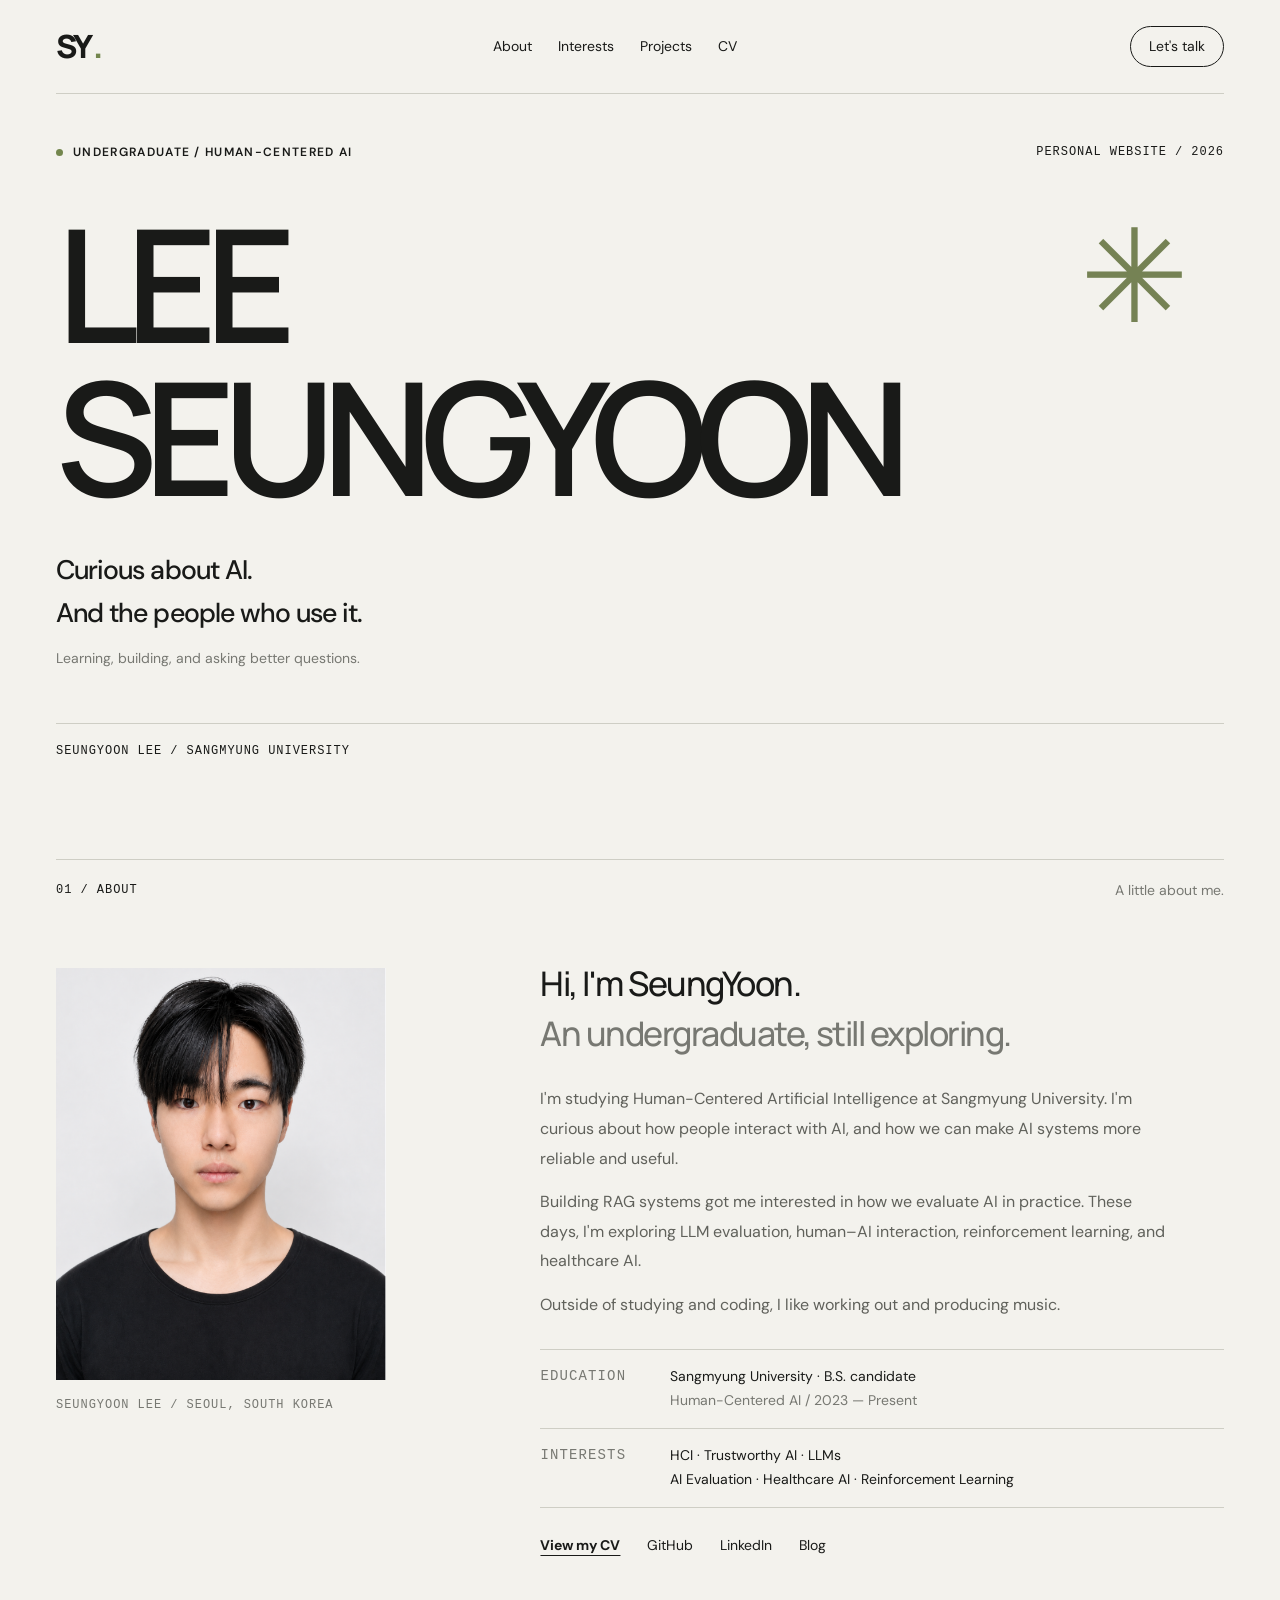
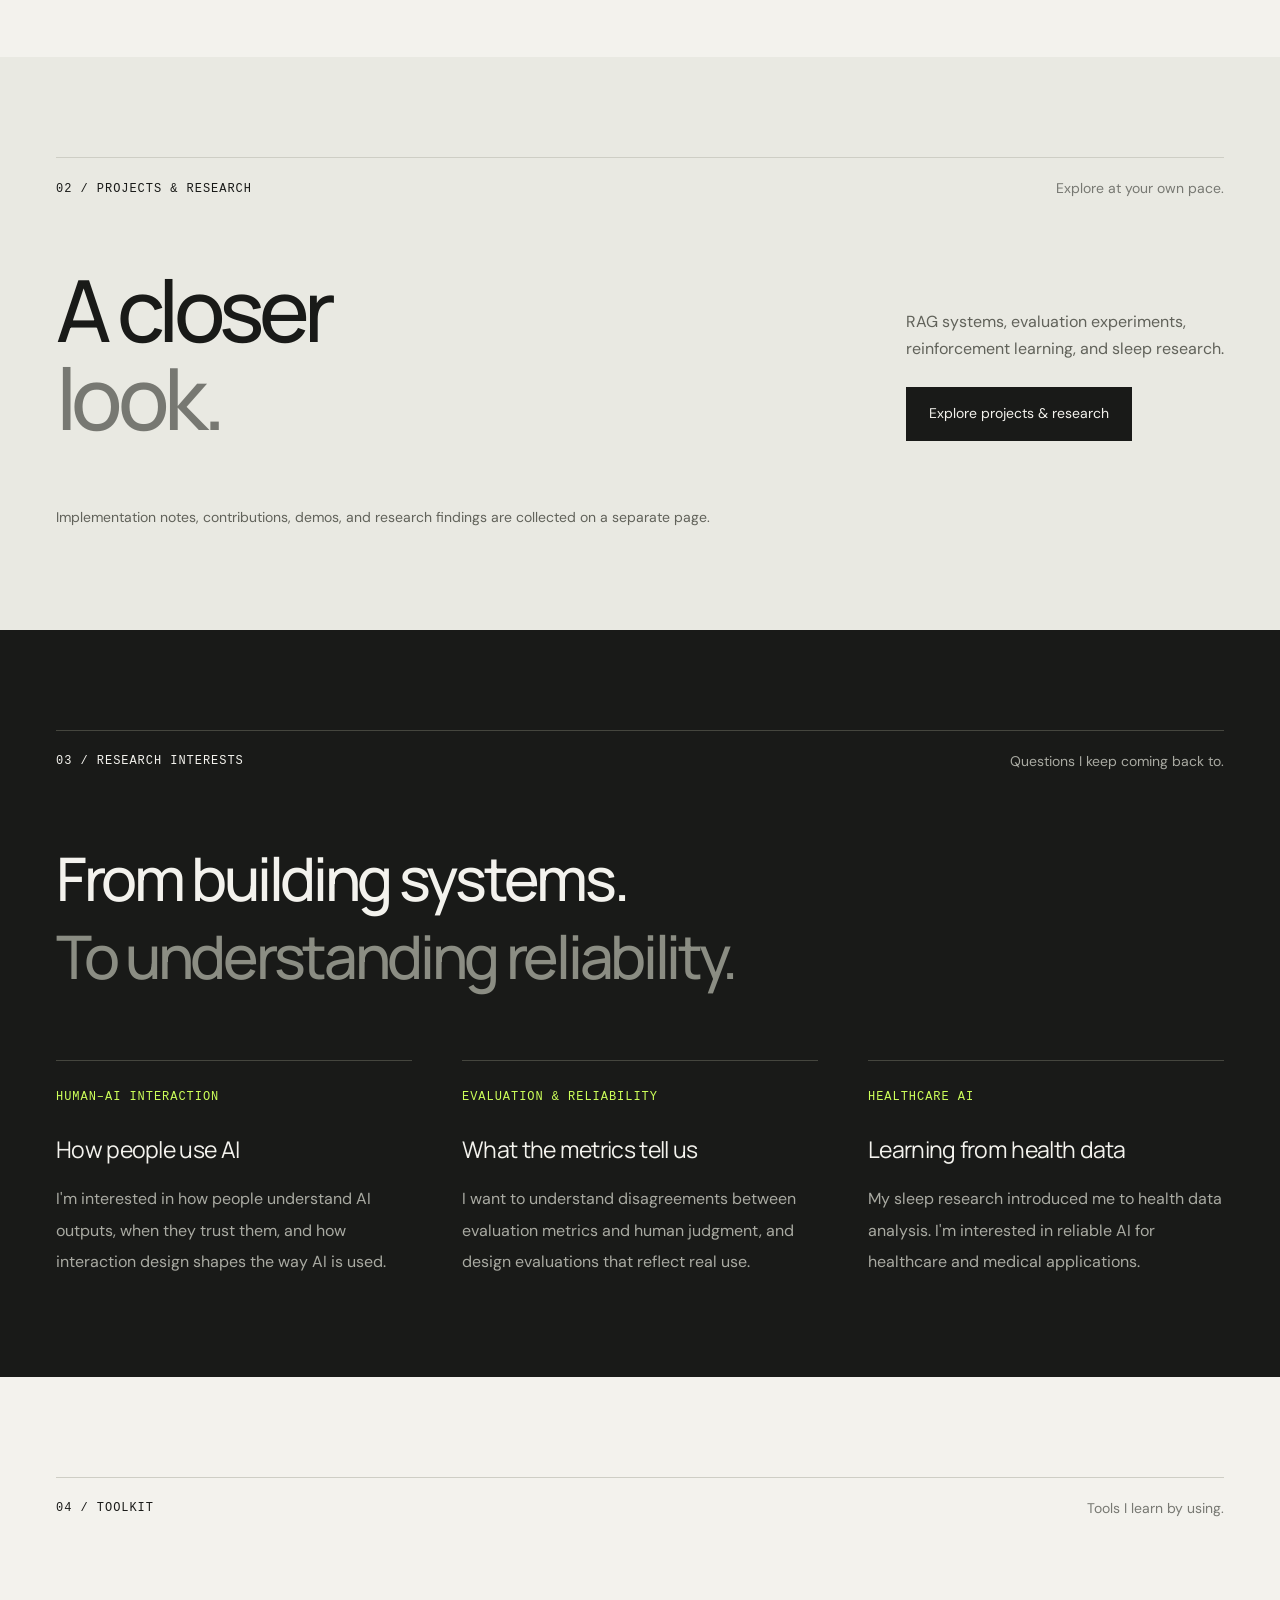
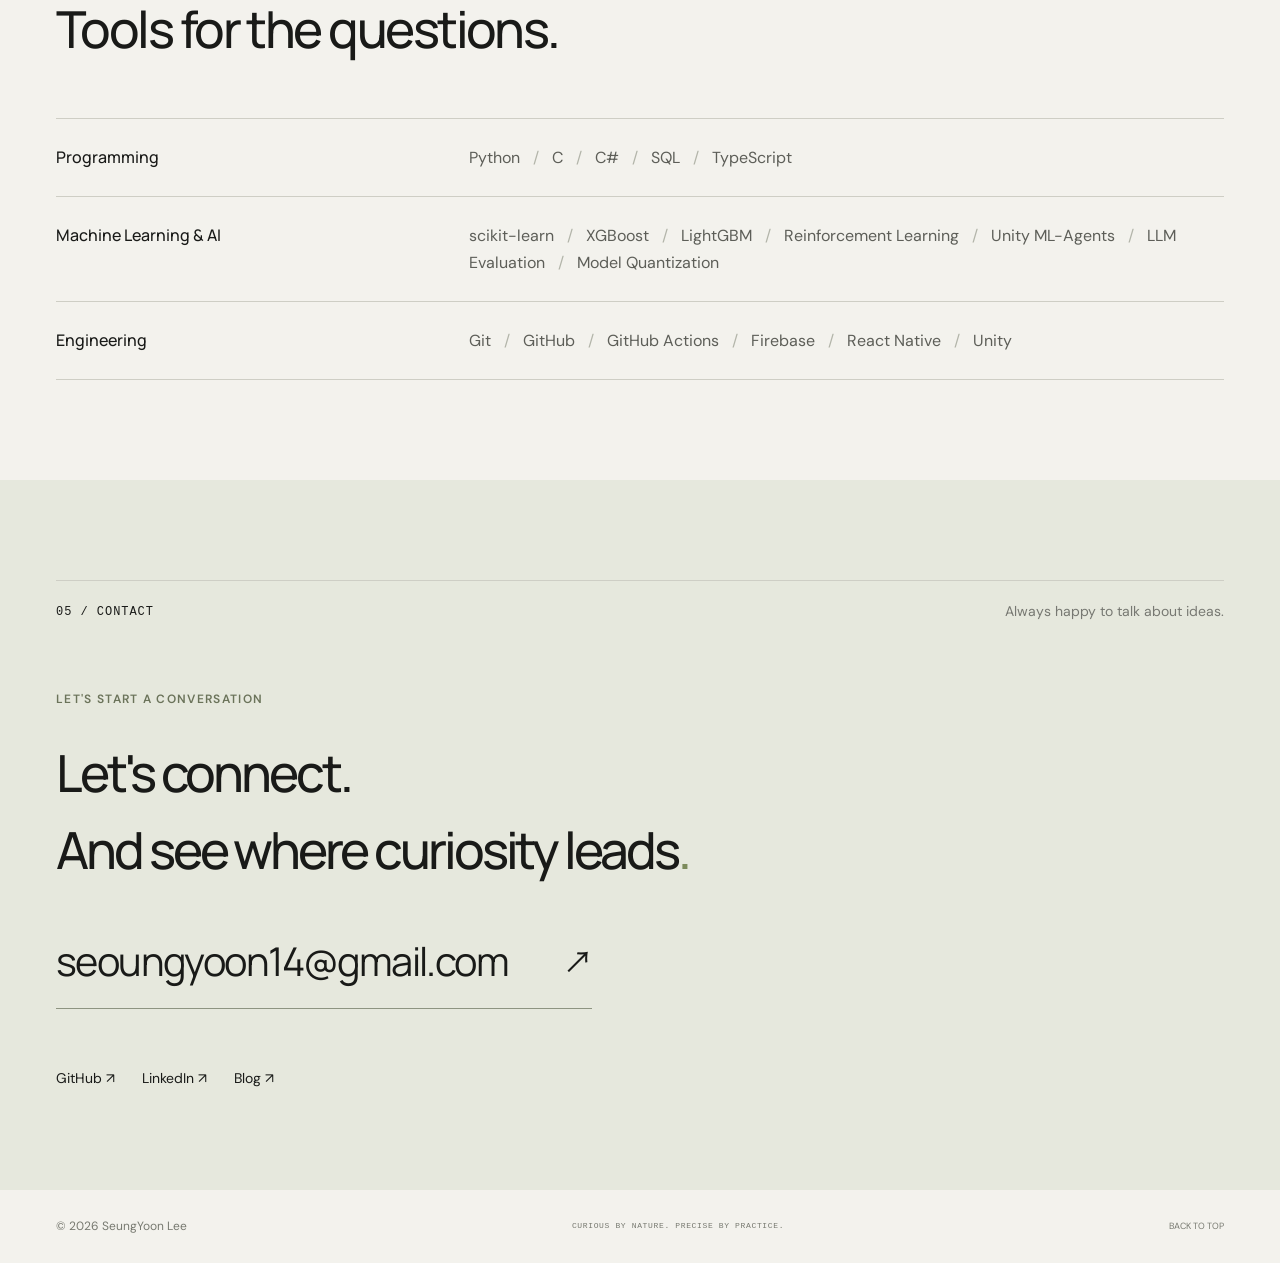
<file: index.html>
<!doctype html>
<html lang="en">
<head>
  <meta charset="utf-8">
  <meta name="viewport" content="width=device-width, initial-scale=1">
  <meta name="theme-color" content="#f3f2ed">
  <title>SeungYoon Lee | Personal Website</title>
  <meta name="description" content="SeungYoon Lee. Undergraduate at Sangmyung University, exploring human–AI interaction, trustworthy AI, and healthcare AI.">
  <meta property="og:title" content="SeungYoon Lee | Personal Website">
  <meta property="og:description" content="SeungYoon Lee. Undergraduate at Sangmyung University, exploring human–AI interaction, trustworthy AI, and healthcare AI.">
  <meta property="og:type" content="website">
  <link rel="icon" href="assets/favicon.svg" type="image/svg+xml">
  <link rel="stylesheet" href="styles.css?v=20261125-original-design">
  <script src="script.js?v=20261125-original-design" defer></script>
</head>
<body data-page="profile">
  <a class="skip" href="#main">Skip to content</a>
  <header class="header">
    <a class="wordmark" href="index.html" aria-label="SeungYoon Lee home">SY<span class="mark-dot">.</span></a>
    <nav aria-label="Main navigation"><a href="index.html#about">About</a><a href="index.html#focus">Interests</a><a href="projects.html">Projects</a><a href="assets/Lee-Seungyoon-CV.pdf?v=20261125-profile" target="_blank" rel="noopener">CV</a></nav>
    <a class="header-contact" href="mailto:seoungyoon14@gmail.com">Let's talk</a>
  </header>
  <main id="main">
    <section class="hero wrap" aria-labelledby="hero-title">
      <div class="hero-top">
<span class="eyebrow"><span class="status-dot"></span> UNDERGRADUATE / HUMAN-CENTERED AI</span><span class="mono edition">PERSONAL WEBSITE / 2026</span>
</div>
      <h1 id="hero-title">LEE<br><span>SEUNGYOON</span><span class="hero-star" aria-hidden="true">✳</span>
</h1>
      <div class="hero-bottom">
<div>
<p class="hero-statement">Curious about AI.<br>And the people who use it.</p>
<p class="hero-caption">Learning, building, and asking better questions.</p>
</div>
</div>
      <div class="hero-rule"><span class="mono">SEUNGYOON LEE / SANGMYUNG UNIVERSITY</span></div>
    </section>

    <section class="about section wrap" id="about" aria-labelledby="about-title">
      <div class="section-label">
<span class="mono">01 / ABOUT</span><span>A little about me.</span>
</div>
      <div class="about-grid">
<div class="portrait-frame">
<img src="assets/portrait-color.png" alt="Portrait of SeungYoon Lee" width="576" height="767" loading="lazy"><span class="mono">SEUNGYOON LEE / SEOUL, SOUTH KOREA</span>
</div>
      <div class="about-copy">
<h2 id="about-title">Hi, I'm SeungYoon.<br><span class="muted">An undergraduate, still exploring.</span>
</h2>
<p>I'm studying Human-Centered Artificial Intelligence at Sangmyung University. I'm curious about how people interact with AI, and how we can make AI systems more reliable and useful.</p>
<p>Building RAG systems got me interested in how we evaluate AI in practice. These days, I'm exploring LLM evaluation, human–AI interaction, reinforcement learning, and healthcare AI.</p>
<p>Outside of studying and coding, I like working out and producing music.</p>
<dl class="about-facts">
<div>
<dt>EDUCATION</dt>
<dd>Sangmyung University · B.S. candidate<br><span>Human-Centered AI / 2023 — Present</span>
</dd>
</div>
<div>
<dt>INTERESTS</dt>
<dd>HCI · Trustworthy AI · LLMs<br>AI Evaluation · Healthcare AI · Reinforcement Learning</dd>
</div>
</dl>
<div class="text-links">
<a class="cv-link" href="assets/Lee-Seungyoon-CV.pdf?v=20261125-profile" target="_blank" rel="noopener noreferrer">View my CV</a><a href="https://github.com/maxx0214" target="_blank" rel="noopener noreferrer">GitHub</a><a href="https://www.linkedin.com/in/%EC%8A%B9%EC%9C%A4-%EC%9D%B4-254b63433/" target="_blank" rel="noopener noreferrer">LinkedIn</a><a href="https://sylee0214.tistory.com/" target="_blank" rel="noopener noreferrer">Blog</a>
</div>
</div>
</div>
    </section>

    <section class="work section" id="work" aria-labelledby="work-title"><div class="wrap">
<div class="section-label">
<span class="mono">02 / PROJECTS &amp; RESEARCH</span><span>Explore at your own pace.</span>
</div>
<div class="section-heading">
<h2 id="work-title">A closer<br><em>look.</em>
</h2>
<div class="work-invitation">
<p>RAG systems, evaluation experiments,<br>reinforcement learning, and sleep research.</p>
<a class="detail-button" href="projects.html">Explore projects &amp; research</a>
</div>
</div>
<p class="optional-note">Implementation notes, contributions, demos, and research findings are collected on a separate page.</p>
</div></section><section class="focus section" id="focus" aria-labelledby="focus-title"><div class="wrap">
<div class="section-label">
<span class="mono">03 / RESEARCH INTERESTS</span><span>Questions I keep coming back to.</span>
</div>
<h2 id="focus-title">From building systems.<br><span>To understanding reliability.</span>
</h2>
<div class="focus-grid">
<div>
<span class="mono">HUMAN–AI INTERACTION</span><h3>How people use AI</h3>
<p>I'm interested in how people understand AI outputs, when they trust them, and how interaction design shapes the way AI is used.</p>
</div>
<div>
<span class="mono">EVALUATION &amp; RELIABILITY</span><h3>What the metrics tell us</h3>
<p>I want to understand disagreements between evaluation metrics and human judgment, and design evaluations that reflect real use.</p>
</div>
<div>
<span class="mono">HEALTHCARE AI</span><h3>Learning from health data</h3>
<p>My sleep research introduced me to health data analysis. I'm interested in reliable AI for healthcare and medical applications.</p>
</div>
</div>
</div></section>

    <section class="skills section wrap" aria-labelledby="skills-title"><div class="section-label">
<span class="mono">04 / TOOLKIT</span><span>Tools I learn by using.</span>
</div>
<h2 class="skills-title" id="skills-title">Tools for the questions.</h2>
<div class="skill-row">
<h3>Programming</h3>
<p>Python <span>/</span> C <span>/</span> C# <span>/</span> SQL <span>/</span> TypeScript</p>
</div>
<div class="skill-row">
<h3>Machine Learning &amp; AI</h3>
<p>scikit-learn <span>/</span> XGBoost <span>/</span> LightGBM <span>/</span> Reinforcement Learning <span>/</span> Unity ML-Agents <span>/</span> LLM Evaluation <span>/</span> Model Quantization</p>
</div>
<div class="skill-row">
<h3>Engineering</h3>
<p>Git <span>/</span> GitHub <span>/</span> GitHub Actions <span>/</span> Firebase <span>/</span> React Native <span>/</span> Unity</p>
</div></section>

    <section class="contact section" id="contact" aria-labelledby="contact-title"><div class="wrap">
<div class="section-label">
<span class="mono">05 / CONTACT</span><span>Always happy to talk about ideas.</span>
</div>
<p class="eyebrow contact-pre">LET'S START A CONVERSATION</p>
<h2 id="contact-title">Let's connect.<br>And see where curiosity leads<span>.</span>
</h2>
<a class="email-link" href="mailto:seoungyoon14@gmail.com">seoungyoon14@gmail.com <span aria-hidden="true">↗</span></a><div class="contact-bottom"><div class="text-links">
<a href="https://github.com/maxx0214" target="_blank" rel="noopener noreferrer">GitHub ↗</a><a href="https://www.linkedin.com/in/%EC%8A%B9%EC%9C%A4-%EC%9D%B4-254b63433/" target="_blank" rel="noopener noreferrer">LinkedIn ↗</a><a href="https://sylee0214.tistory.com/" target="_blank" rel="noopener noreferrer">Blog ↗</a>
</div></div>
</div></section>
  </main>
  <footer class="footer wrap"><span>© 2026 SeungYoon Lee</span><span class="mono">CURIOUS BY NATURE. PRECISE BY PRACTICE.</span><a href="#">BACK TO TOP</a></footer>
  </body>
</html>
</file>
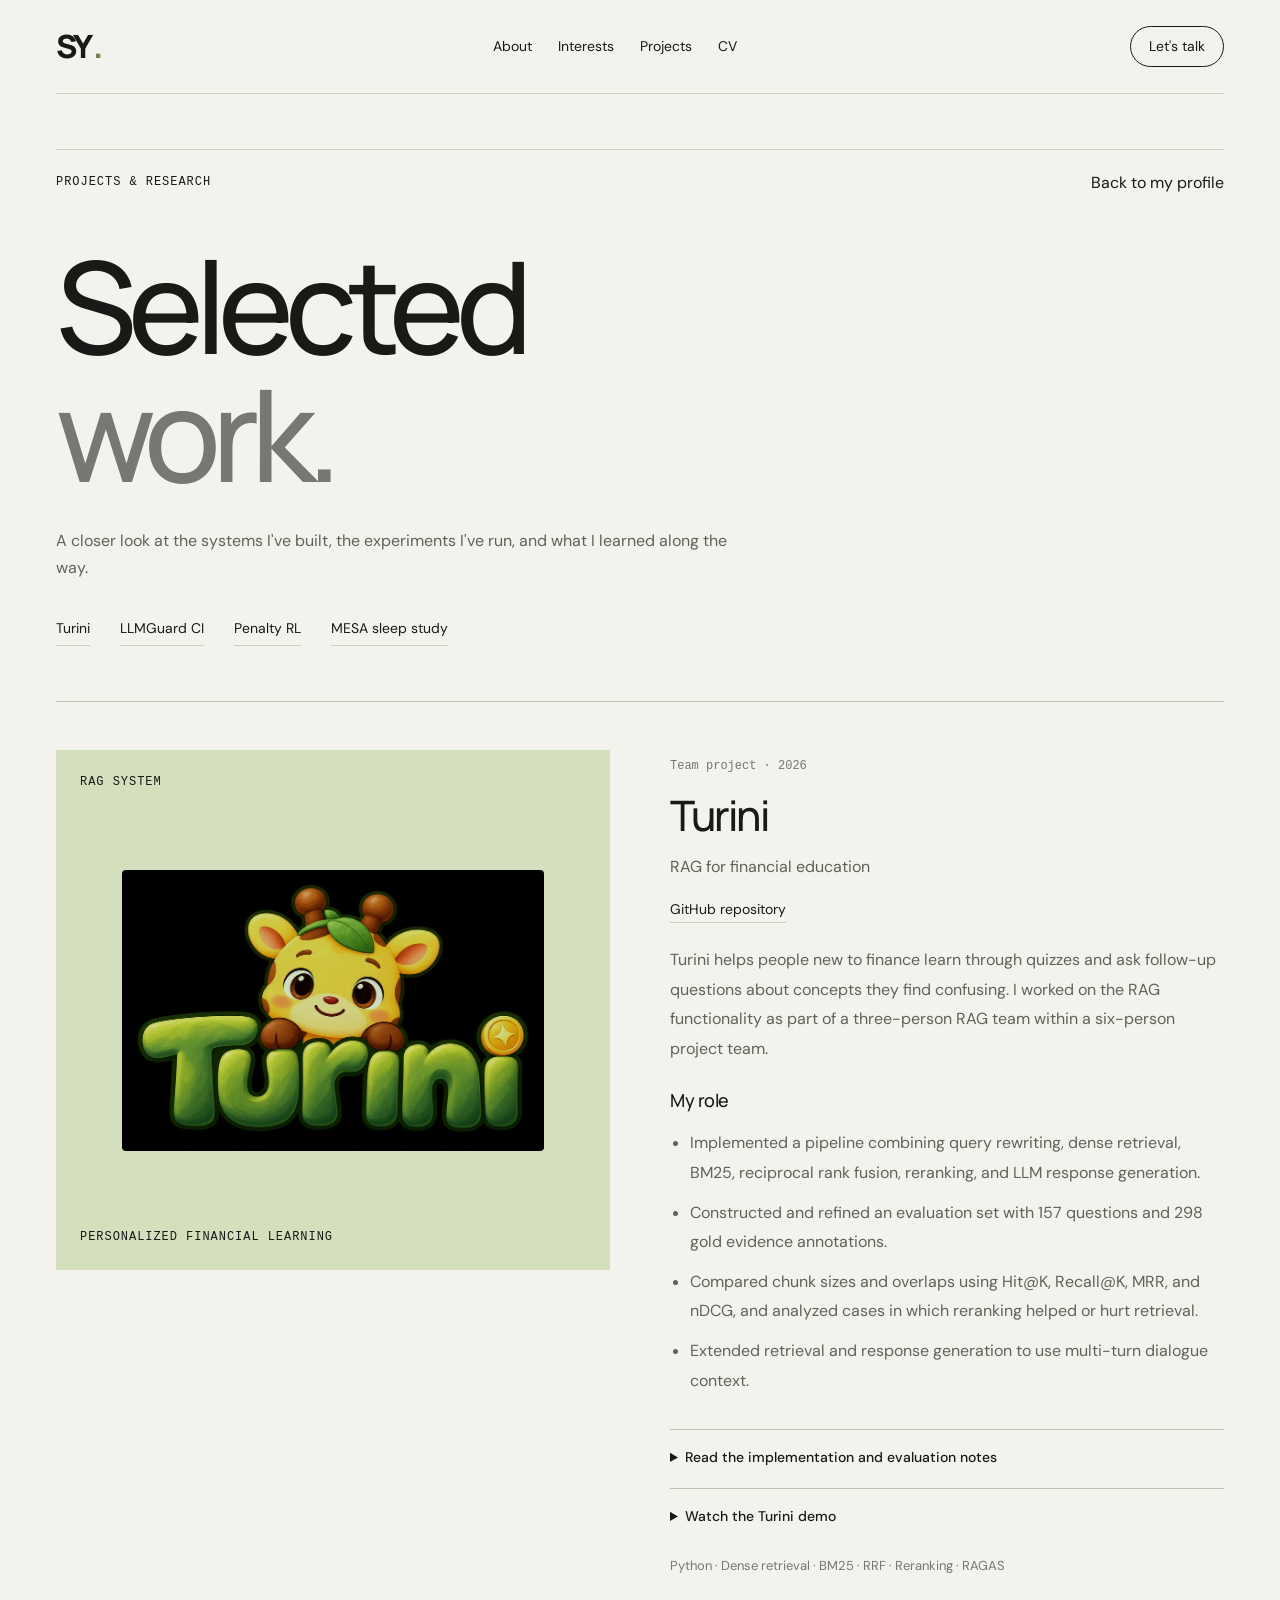
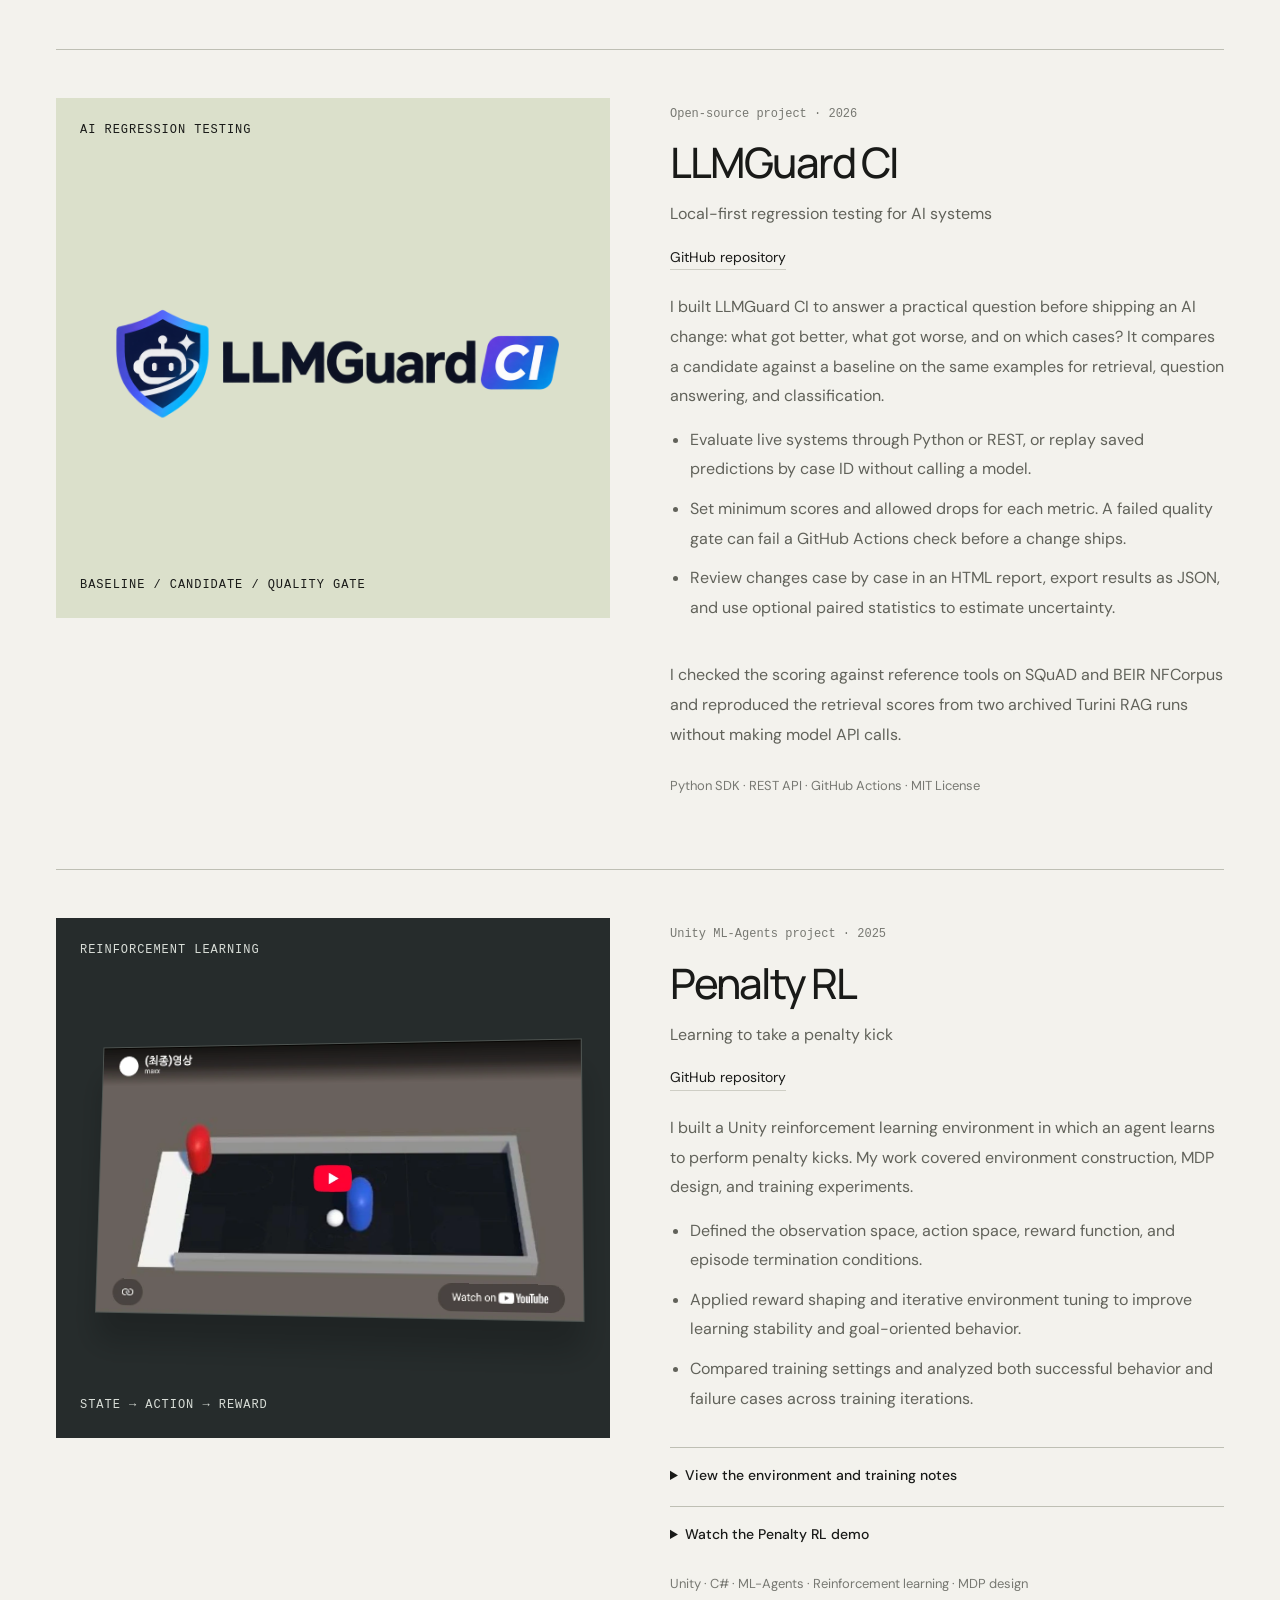
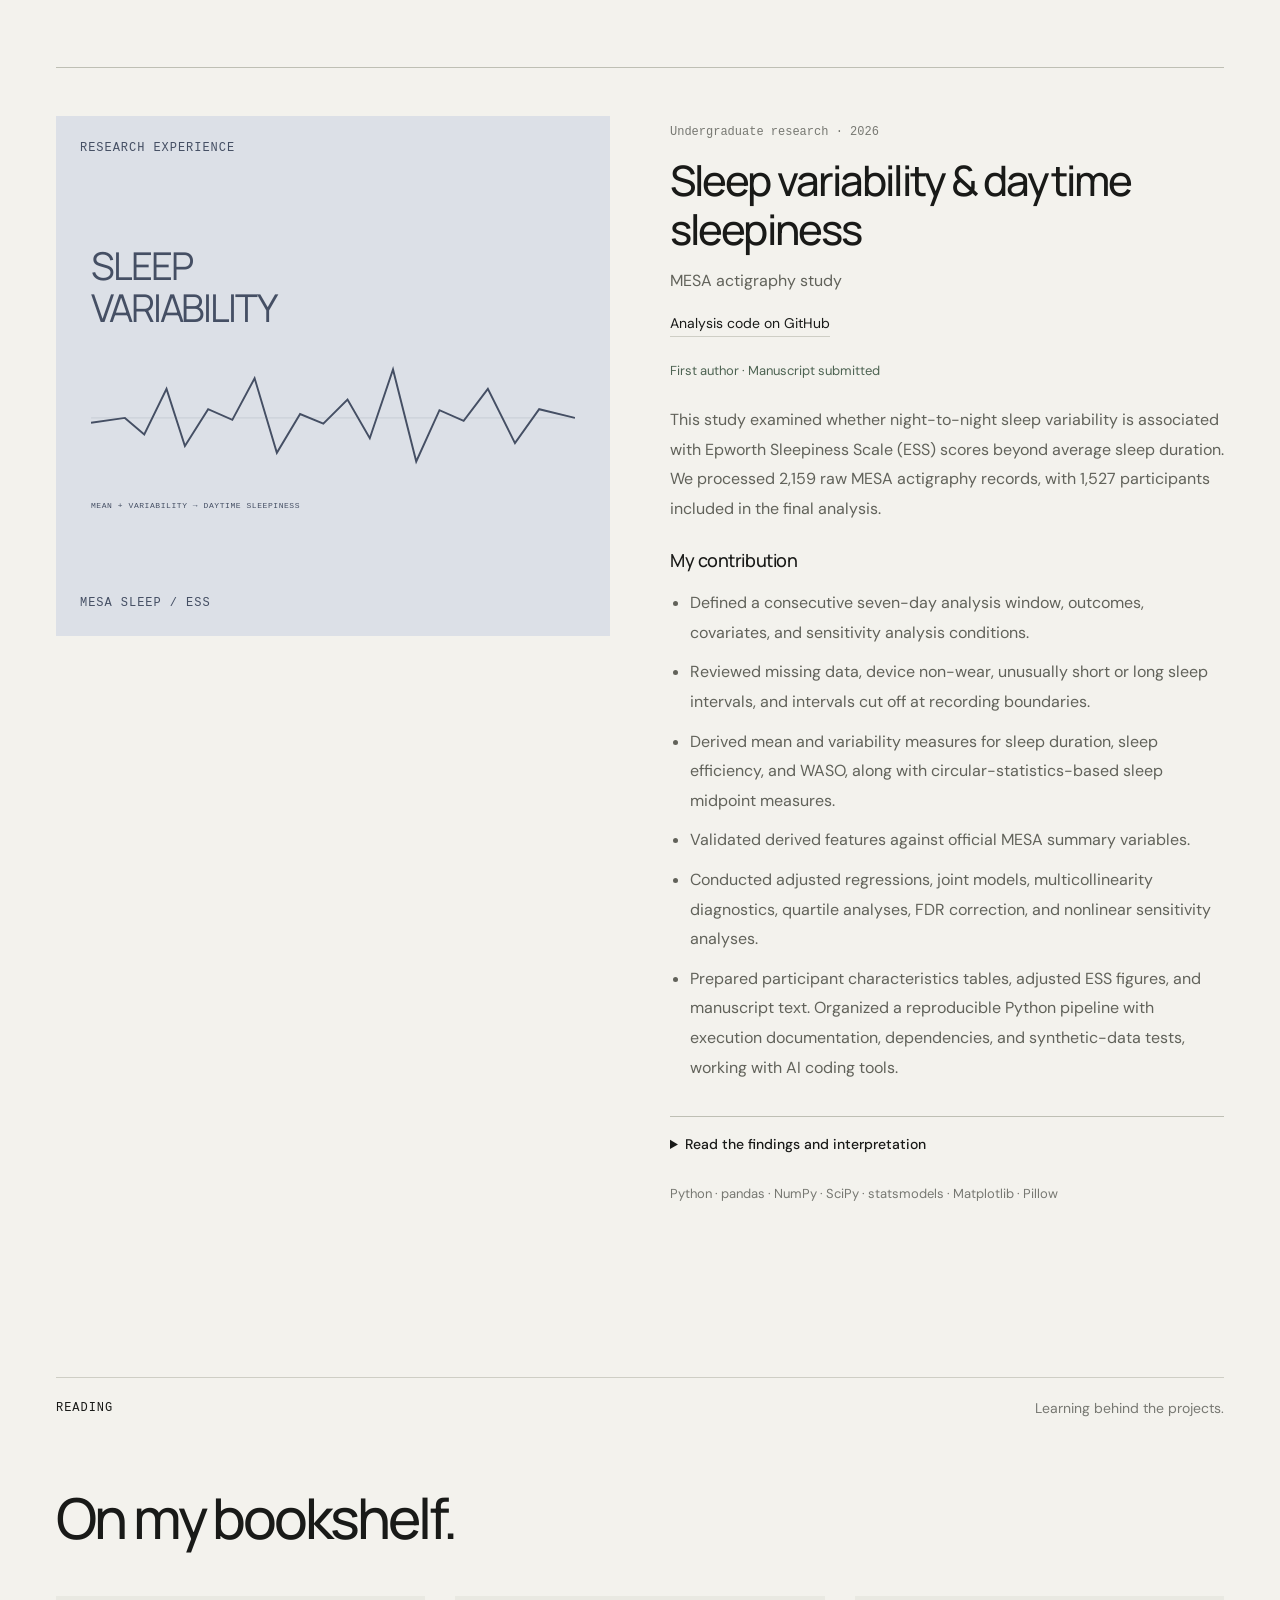
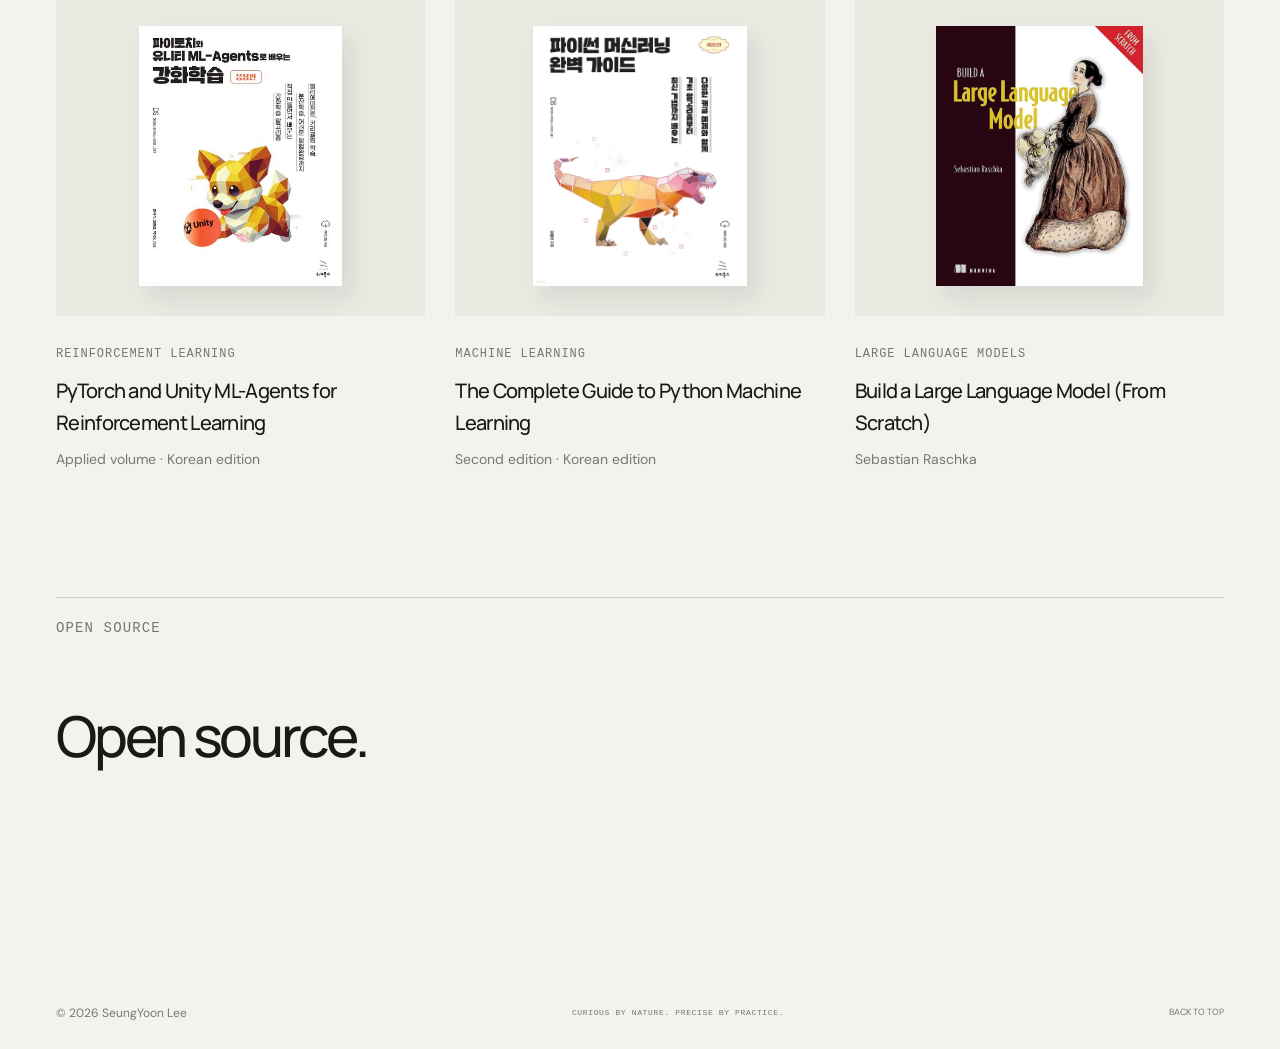
<file: projects.html>
<!doctype html>
<html lang="en">
<head>
  <meta charset="utf-8">
  <meta name="viewport" content="width=device-width, initial-scale=1">
  <meta name="theme-color" content="#f3f2ed">
  <title>Projects | SeungYoon Lee</title>
  <meta name="description" content="Projects and research notes by SeungYoon Lee: RAG, LLM evaluation, reinforcement learning, and sleep data analysis.">
  <meta property="og:title" content="Projects | SeungYoon Lee">
  <meta property="og:description" content="Projects and research notes by SeungYoon Lee: RAG, LLM evaluation, reinforcement learning, and sleep data analysis.">
  <meta property="og:type" content="website">
  <link rel="icon" href="assets/favicon.svg" type="image/svg+xml">
  <link rel="stylesheet" href="styles.css?v=20261125-original-design">
  <script src="script.js?v=20261125-original-design" defer></script>
</head>
<body data-page="projects">
  <a class="skip" href="#main">Skip to content</a>
  <header class="header">
    <a class="wordmark" href="index.html" aria-label="SeungYoon Lee home">SY<span class="mark-dot">.</span></a>
    <nav aria-label="Main navigation"><a href="index.html#about">About</a><a href="index.html#focus">Interests</a><a href="projects.html">Projects</a><a href="assets/Lee-Seungyoon-CV.pdf?v=20261125-profile" target="_blank" rel="noopener">CV</a></nav>
    <a class="header-contact" href="mailto:seoungyoon14@gmail.com">Let's talk</a>
  </header><main id="main" class="projects-main wrap">
    <header class="page-heading"><div class="section-label">
<span class="mono">PROJECTS &amp; RESEARCH</span><a href="index.html">Back to my profile</a>
</div>
<h1>Selected<br><span>work.</span>
</h1>
<p>A closer look at the systems I've built, the experiments I've run, and what I learned along the way.</p></header>
    <nav class="project-index" aria-label="Project index">
      <a href="#turini">Turini</a>
      <a href="#evaluation">LLMGuard CI</a>
      <a href="#penalty">Penalty RL</a>
      <a href="#mesa">MESA sleep study</a>
    </nav>

    <article class="project project-entry" id="turini" aria-labelledby="turini-title">
      <div class="project-visual turini-visual">
<span class="visual-label mono">RAG SYSTEM</span><img src="assets/turini.webp" alt="Turini financial learning service logo" width="922" height="615" loading="lazy"><span class="visual-foot mono">PERSONALIZED FINANCIAL LEARNING</span>
</div>
<div class="project-copy">
<div class="project-heading">
<div>
<p class="entry-type">Team project · 2026</p>
<h2 id="turini-title">Turini</h2>
<p class="project-subtitle">RAG for financial education</p>
</div>
<a class="resource-link" href="https://github.com/team-TURINI/Turini-e2e" target="_blank" rel="noopener noreferrer">GitHub repository</a>
</div>
      <p>Turini helps people new to finance learn through quizzes and ask follow-up questions about concepts they find confusing. I worked on the RAG functionality as part of a three-person RAG team within a six-person project team.</p>
      <h3>My role</h3>
      <ul>
        <li>Implemented a pipeline combining query rewriting, dense retrieval, BM25, reciprocal rank fusion, reranking, and LLM response generation.</li>
        <li>Constructed and refined an evaluation set with 157 questions and 298 gold evidence annotations.</li>
        <li>Compared chunk sizes and overlaps using Hit@K, Recall@K, MRR, and nDCG, and analyzed cases in which reranking helped or hurt retrieval.</li>
        <li>Extended retrieval and response generation to use multi-turn dialogue context.</li>
      </ul>
      <details class="project-details"><summary>Read the implementation and evaluation notes</summary><div class="details-body">
        <h3>When source context matters</h3>
        <p>During qualitative evaluation, we found that translated US financial material could be retrieved for questions about Korean financial rules. Reliable sources still needed to match the question's jurisdiction. Our RAG team added country metadata and prioritized domestic material for domestic questions.</p>
        <figure><img src="assets/rag-pipeline.webp" alt="Turini pipeline showing hybrid retrieval, reciprocal rank fusion, reranking, context selection, and generation" width="1200" height="675" loading="lazy"><figcaption>The retrieval and generation pipeline.</figcaption></figure>
        <h3>When evaluation methods disagree</h3>
        <p>RAGAS-based automated evaluation sometimes rated the revised system below the baseline, while reading the same responses suggested an improvement. I considered how educational explanations and guardrails might affect the scores, as well as potential bias from developer-created evaluation data and human review.</p>
        <p>This made me more interested in what each evaluation measures, and in understanding disagreements between retrieval metrics, automated answer evaluation, and human judgment.</p>
        <figure><img src="assets/evaluation.webp" alt="Modular RAG evaluation architecture separating retrieval metrics, generation metrics, and human review" width="1200" height="675" loading="lazy"><figcaption>Evaluating retrieval and generation separately.</figcaption></figure>
        <div class="resource-links">
<a href="https://sylee0214.tistory.com/5" target="_blank" rel="noopener noreferrer">Project retrospective (Korean)</a><a href="https://sylee0214.tistory.com/1" target="_blank" rel="noopener noreferrer">Evaluation notes (Korean)</a>
</div>
      </div></details>
      <details class="project-details video-details"><summary>Watch the Turini demo</summary><div class="details-body">
        <div class="video-frame"><iframe data-video-src="https://www.youtube-nocookie.com/embed/HpeV3xbaJA0?hl=en" title="Turini demonstration video" loading="lazy" allow="accelerometer; autoplay; clipboard-write; encrypted-media; gyroscope; picture-in-picture; web-share" referrerpolicy="strict-origin-when-cross-origin" allowfullscreen></iframe></div>
        <a href="https://youtu.be/HpeV3xbaJA0" target="_blank" rel="noopener noreferrer">Open the demo on YouTube</a>
      </div></details>
      <p class="stack">Python · Dense retrieval · BM25 · RRF · Reranking · RAGAS</p>
    </div></article>

    <article class="project project-entry" id="evaluation" aria-labelledby="evaluation-title">
      <div class="project-visual evaluation-visual">
        <span class="visual-label mono">AI REGRESSION TESTING</span>
        <img src="assets/llmguard-ci.png" alt="LLMGuard CI logo" width="2172" height="724" loading="lazy">
        <span class="visual-foot mono">BASELINE / CANDIDATE / QUALITY GATE</span>
      </div>
      <div class="project-copy">
        <div class="project-heading">
          <p class="entry-type">Open-source project · 2026</p>
          <h2 id="evaluation-title">LLMGuard CI</h2>
          <p class="project-subtitle">Local-first regression testing for AI systems</p>
          <a class="resource-link" href="https://github.com/maxx0214/llmguard-ci" target="_blank" rel="noopener noreferrer">GitHub repository</a>
        </div>
        <p>I built LLMGuard CI to answer a practical question before shipping an AI change: what got better, what got worse, and on which cases? It compares a candidate against a baseline on the same examples for retrieval, question answering, and classification.</p>
        <ul>
          <li>Evaluate live systems through Python or REST, or replay saved predictions by case ID without calling a model.</li>
          <li>Set minimum scores and allowed drops for each metric. A failed quality gate can fail a GitHub Actions check before a change ships.</li>
          <li>Review changes case by case in an HTML report, export results as JSON, and use optional paired statistics to estimate uncertainty.</li>
        </ul>
        <p>I checked the scoring against reference tools on SQuAD and BEIR NFCorpus and reproduced the retrieval scores from two archived Turini RAG runs without making model API calls.</p>
        <p class="stack">Python SDK · REST API · GitHub Actions · MIT License</p>
      </div>
    </article>

    <article class="project project-entry" id="penalty" aria-labelledby="penalty-title">
      <div class="project-visual rl-visual">
<span class="visual-label mono">REINFORCEMENT LEARNING</span><img src="assets/penalty-rl.webp" alt="Unity penalty kick learning environment" width="854" height="480" loading="lazy"><span class="visual-foot mono">STATE → ACTION → REWARD</span>
</div>
<div class="project-copy">
<div class="project-heading">
<div>
<p class="entry-type">Unity ML-Agents project · 2025</p>
<h2 id="penalty-title">Penalty RL</h2>
<p class="project-subtitle">Learning to take a penalty kick</p>
</div>
<a class="resource-link" href="https://github.com/maxx0214/Unity-adversarial-PPO-PenaltyRL" target="_blank" rel="noopener noreferrer">GitHub repository</a>
</div>
      <p>I built a Unity reinforcement learning environment in which an agent learns to perform penalty kicks. My work covered environment construction, MDP design, and training experiments.</p>
      <ul>
        <li>Defined the observation space, action space, reward function, and episode termination conditions.</li>
        <li>Applied reward shaping and iterative environment tuning to improve learning stability and goal-oriented behavior.</li>
        <li>Compared training settings and analyzed both successful behavior and failure cases across training iterations.</li>
      </ul>
      <details class="project-details"><summary>View the environment and training notes</summary><div class="details-body">
        <figure><img src="assets/penalty-rl.webp" alt="Unity penalty kick environment with a goal, a ball, and two agents" width="854" height="480" loading="lazy"><figcaption>The Unity training environment.</figcaption></figure>
        <p>I recorded changes to state, action, and reward design, compared learning conditions, and examined why particular approaches worked or failed.</p>
        <figure><img src="assets/training.webp" alt="Training metrics recorded during reinforcement learning experiments" width="1200" height="675" loading="lazy"><figcaption>Training records used to compare experiments.</figcaption></figure>
      </div></details>
      <details class="project-details video-details"><summary>Watch the Penalty RL demo</summary><div class="details-body">
        <div class="video-frame"><iframe data-video-src="https://www.youtube-nocookie.com/embed/yH18RyVO6G8?hl=en" title="Penalty RL demonstration video" loading="lazy" allow="accelerometer; autoplay; clipboard-write; encrypted-media; gyroscope; picture-in-picture; web-share" referrerpolicy="strict-origin-when-cross-origin" allowfullscreen></iframe></div>
        <a href="https://youtu.be/yH18RyVO6G8" target="_blank" rel="noopener noreferrer">Open the demo on YouTube</a>
      </div></details>
      <p class="stack">Unity · C# · ML-Agents · Reinforcement learning · MDP design</p>
    </div></article>

    <article class="project project-entry" id="mesa" aria-labelledby="mesa-title">
      <div class="project-visual research-visual">
<span class="visual-label mono">RESEARCH EXPERIENCE</span><div class="research-art" aria-hidden="true">
<span>SLEEP<br>VARIABILITY</span><svg viewbox="0 0 500 130" fill="none"><path d="M0 65H500" stroke="currentColor" opacity=".15"></path><path d="M0 70L35 65L55 82L78 35L97 94L121 56L146 67L169 24L192 101L216 61L240 71L265 46L288 86L312 15L336 110L360 57L385 68L410 35L438 91L463 56L500 65" stroke="currentColor" stroke-width="2"></path></svg><small>MEAN + VARIABILITY → DAYTIME SLEEPINESS</small>
</div>
<span class="visual-foot mono">MESA SLEEP / ESS</span>
</div>
<div class="project-copy">
<div class="project-heading"><div>
<p class="entry-type">Undergraduate research · 2026</p>
<h2 id="mesa-title">Sleep variability &amp; daytime sleepiness</h2>
<p class="project-subtitle">MESA actigraphy study</p>
</div><a class="resource-link" href="https://github.com/maxx0214/mesa-sleep-dataset-python-actigraphy-epworth" target="_blank" rel="noopener noreferrer">Analysis code on GitHub</a></div>
      <p class="research-status">First author · Manuscript submitted</p>
      <p>This study examined whether night-to-night sleep variability is associated with Epworth Sleepiness Scale (ESS) scores beyond average sleep duration. We processed 2,159 raw MESA actigraphy records, with 1,527 participants included in the final analysis.</p>
      <h3>My contribution</h3>
      <ul>
        <li>Defined a consecutive seven-day analysis window, outcomes, covariates, and sensitivity analysis conditions.</li>
        <li>Reviewed missing data, device non-wear, unusually short or long sleep intervals, and intervals cut off at recording boundaries.</li>
        <li>Derived mean and variability measures for sleep duration, sleep efficiency, and WASO, along with circular-statistics-based sleep midpoint measures.</li>
        <li>Validated derived features against official MESA summary variables.</li>
        <li>Conducted adjusted regressions, joint models, multicollinearity diagnostics, quartile analyses, FDR correction, and nonlinear sensitivity analyses.</li>
        <li>Prepared participant characteristics tables, adjusted ESS figures, and manuscript text. Organized a reproducible Python pipeline with execution documentation, dependencies, and synthetic-data tests, working with AI coding tools.</li>
      </ul>
      <details class="project-details"><summary>Read the findings and interpretation</summary><div class="details-body">
        <p>Sleep duration variability showed a small positive association with ESS after adjustment for average sleep duration, age, sex, BMI, and apnea-hypopnea index (AHI). The additional explained variance was approximately 0.49 percentage points.</p>
        <p>The effect was limited in explanatory strength. These observational findings were interpreted as associations, without making a causal claim.</p>
        <a href="assets/Lee-Seungyoon-MESA-Manuscript.hwp" download>Download the submitted manuscript (HWP, Korean)</a>
      </div></details>
      <p class="stack">Python · pandas · NumPy · SciPy · statsmodels · Matplotlib · Pillow</p>
    </div></article>

    <section class="reading section" id="reading" aria-labelledby="reading-title"><div class="section-label">
<span class="mono">READING</span><span>Learning behind the projects.</span>
</div>
<div class="reading-heading"><h2 id="reading-title">On my bookshelf.</h2></div>
<div class="book-grid">
<article class="book-card"><div class="book-cover"><img src="assets/book-reinforcement-learning.png" alt="PyTorch and Unity ML-Agents for Reinforcement Learning, Korean edition" loading="lazy"></div>
<div class="book-copy">
<span class="mono">REINFORCEMENT LEARNING</span><h3>PyTorch and Unity ML-Agents for Reinforcement Learning</h3>
<p>Applied volume · Korean edition</p>
</div></article>
<article class="book-card"><div class="book-cover"><img src="assets/book-python-machine-learning.png" alt="The Complete Guide to Python Machine Learning, Korean edition" loading="lazy"></div>
<div class="book-copy">
<span class="mono">MACHINE LEARNING</span><h3>The Complete Guide to Python Machine Learning</h3>
<p>Second edition · Korean edition</p>
</div></article>
<article class="book-card"><div class="book-cover"><img src="assets/book-build-llm.png" alt="Build a Large Language Model From Scratch book cover" loading="lazy"></div>
<div class="book-copy">
<span class="mono">LARGE LANGUAGE MODELS</span><h3>Build a Large Language Model (From Scratch)</h3>
<p>Sebastian Raschka</p>
</div></article>
</div></section>
  <section class="open-source section" id="open-source" aria-labelledby="open-source-title"><div class="section-label"><span class="mono">OPEN SOURCE</span></div>
<h2 id="open-source-title">Open source.</h2>
<div class="open-source-space" aria-hidden="true"></div></section></main>
  <footer class="footer wrap"><span>© 2026 SeungYoon Lee</span><span class="mono">CURIOUS BY NATURE. PRECISE BY PRACTICE.</span><a href="#">BACK TO TOP</a></footer>
</body>
</html>
</file>
<file: styles.css>
@import url('https://fonts.googleapis.com/css2?family=DM+Sans:wght@400;500;600;700&family=Manrope:wght@400;500;600;700;800&family=Noto+Sans+KR:wght@400;500;600;700;800&display=swap');
:root{--paper:#f3f2ed;--ink:#191a18;--muted:#777872;--line:#cecec5;--accent:#ccff59;--font:'DM Sans','Noto Sans KR',sans-serif;--display:'Manrope','Noto Sans KR',sans-serif}*{box-sizing:border-box}html{scroll-behavior:smooth;scroll-padding-top:100px}body{margin:0;background:var(--paper);color:var(--ink);font-family:var(--font);font-size:16px;line-height:1.7}body.modal-open{overflow:hidden}::selection{background:var(--accent);color:var(--ink)}a{color:inherit;text-decoration:none}button{font:inherit;color:inherit;cursor:pointer}a,button{-webkit-tap-highlight-color:transparent}a:focus-visible,button:focus-visible{outline:3px solid #6b842e;outline-offset:6px}img{display:block;max-width:100%;height:auto}h1,h2,h3,p{margin:0}h1,h2,h3{font-family:var(--display)}.wrap{width:min(1320px,calc(100% - 112px));margin-inline:auto}.mono{font:11px/1.6 ui-monospace,SFMono-Regular,Consolas,monospace;letter-spacing:.08em}.muted{color:var(--muted)}.skip{position:absolute;left:12px;top:-80px;background:var(--ink);color:white;padding:12px;z-index:10}.skip:focus{top:12px}.header{height:94px;width:calc(100% - 112px);margin:auto;display:flex;align-items:center;justify-content:space-between;border-bottom:1px solid var(--line)}.wordmark{font-family:var(--display);font-weight:800;font-size:32px;letter-spacing:-3px}.mark-dot{color:#73864d;padding-left:3px}.header nav{display:flex;gap:36px;font-size:13px}.header nav a{transition:opacity .2s}.header nav a:hover{opacity:.5}.header nav span{font:10px ui-monospace,monospace;color:var(--muted);vertical-align:super}.header-contact{font-size:13px;border:1px solid var(--ink);padding:8px 18px;border-radius:30px;display:flex;gap:26px;align-items:center}.header-contact:hover{background:var(--ink);color:var(--paper)}.hero{padding-top:48px;position:relative}.hero-top{display:flex;justify-content:space-between;align-items:center}.eyebrow{font-size:11px;letter-spacing:.11em;font-weight:600;display:flex;align-items:center;gap:10px}.status-dot{width:7px;height:7px;background:#73864d;border-radius:50%;display:inline-block}.hero h1{position:relative;font-size:clamp(60px,12.3vw,178px);line-height:.97;letter-spacing:-.08em;font-weight:600;margin:45px 0 35px}.hero h1>span:not(.hero-star){display:block}.hero-star{position:absolute;right:3%;top:0;font-size:130px;line-height:1;font-weight:400;letter-spacing:0;color:#758254}.hero-bottom{display:flex;justify-content:space-between;align-items:center;margin:32px 0 52px}.hero-statement{font-size:clamp(20px,2.1vw,29px);line-height:1.6;letter-spacing:-.045em;font-weight:500}.hero-caption{font-size:13px;color:var(--muted);margin-top:13px}.round-link{width:116px;height:116px;border-radius:50%;border:1px solid var(--ink);display:flex;align-items:center;justify-content:center;gap:12px;transition:background .2s}.round-link span{font:10px/1.5 var(--font);letter-spacing:.06em}.round-link b{font-size:27px;font-weight:400}.round-link:hover{background:var(--accent)}.hero-rule{border-top:1px solid var(--line);padding:18px 0;display:flex;justify-content:space-between;align-items:center}.hero-rule a{font-size:12px}.hero-rule a span{margin-left:20px}.section{padding-top:100px;padding-bottom:100px}.section-label{border-top:1px solid var(--line);padding-top:19px;display:flex;justify-content:space-between;align-items:center;margin-bottom:65px}.section-label>span:last-child{font-size:12px;color:var(--muted)}.about{padding-top:80px}.about-grid{display:grid;grid-template-columns: .72fr 1.28fr;gap:100px;align-items:start}.portrait-frame{position:relative;max-width:330px}.portrait-frame img{aspect-ratio:4/5;object-fit:cover;object-position:center 35%;background:#ddd}.portrait-frame>span{display:block;margin-top:16px;color:var(--muted)}.about-copy h2{font-size:clamp(25px,2.65vw,39px);line-height:1.5;letter-spacing:-.045em;font-weight:500;margin:-10px 0 25px}.about-copy>p{font-size:14px;color:#60615b;line-height:1.95;margin-bottom:14px;max-width:630px;word-break:keep-all}.about-copy strong{color:var(--ink);font-weight:500}.about-facts{margin:30px 0 26px;border-top:1px solid var(--line)}.about-facts>div{display:grid;grid-template-columns:130px 1fr;border-bottom:1px solid var(--line);padding:15px 0}.about-facts dt{font:10px/1.7 ui-monospace,monospace;color:var(--muted);letter-spacing:.08em}.about-facts dd{font-size:12px;margin:0}.about-facts dd span{color:var(--muted)}.text-links{display:flex;flex-wrap:wrap;gap:27px;font-size:12px}.text-links a:hover{text-decoration:underline;text-underline-offset:5px}.work{background:#e9e9e2}.section-heading{display:flex;justify-content:space-between;align-items:flex-end;margin-bottom:65px}.section-heading h2{font-size:clamp(52px,6.7vw,96px);font-weight:500;line-height:1.02;letter-spacing:-.065em}.section-heading h2 em{font-style:normal;color:var(--muted)}.section-heading>p{font-size:13px;color:#63645d;margin-bottom:5px;line-height:1.9;word-break:keep-all}.project{display:grid;grid-template-columns:1fr 1fr;gap:60px;border-top:1px solid #bebfb4;padding:48px 0 65px}.project:last-child{padding-bottom:0}.project-visual{position:relative;min-height:420px;display:flex;align-items:center;justify-content:center;overflow:hidden}.visual-label,.visual-foot{position:absolute;left:24px;z-index:1;font-size:9px}.visual-label{top:23px}.visual-foot{bottom:23px}.turini-visual{background:#d3dfbd}.turini-visual img{width:76%;mix-blend-mode:multiply;border-radius:4px}.rl-visual{background:#262c2c;color:#d8ddd7}.rl-visual img{width:88%;border:1px solid #4e5451;transform:perspective(1000px) rotateY(-8deg) rotateX(5deg);box-shadow:0 30px 30px #0003}.research-visual{background:#dce0e7;color:#454f64}.research-art{padding:75px 35px 65px;width:100%}.research-art>span{font-family:var(--display);font-size:clamp(25px,3vw,44px);line-height:1.02;letter-spacing:-.055em}.research-art svg{width:100%;margin-top:25px}.research-art small{font:8px ui-monospace,monospace;letter-spacing:.07em}.project-copy{display:flex;flex-direction:column;align-items:flex-start;padding:6px 0}.project-kicker{color:var(--muted);font-size:9px;margin-bottom:20px}.submitted{color:#4d6352}.project h3{font-size:42px;font-weight:500;letter-spacing:-.045em;line-height:1.05}.project h3>span{display:block;font-family:var(--font);font-size:15px;font-weight:500;letter-spacing:-.03em;margin-top:13px}.project-copy>p{font-size:13px;line-height:1.95;color:#61625a;margin-top:22px;word-break:keep-all}.tags{padding:0;list-style:none;display:flex;flex-wrap:wrap;gap:7px;margin:19px 0 23px}.tags li{border:1px solid #bfc1b4;border-radius:20px;padding:3px 10px;font-size:9px;line-height:1.5}.project-insight{border-left:2px solid #6c7c50;padding-left:14px;margin-bottom:28px}.project-insight>span{font-size:9px;color:#6c7c50}.project-insight p{font-size:12px;line-height:1.85;margin-top:5px;word-break:keep-all}.project-actions{display:flex;width:100%;align-items:center;gap:25px;margin-top:auto;font-size:11px}.detail-button{background:var(--ink);border:1px solid var(--ink);border-radius:0;color:var(--paper);padding:11px 15px;font-size:11px;display:flex;align-items:center;justify-content:space-between;gap:30px}.detail-button:hover{background:#41443a}.project-actions>a:hover{text-decoration:underline}.paper-status{color:var(--muted);font-size:10px}.focus{background:var(--ink);color:var(--paper)}.focus .section-label{border-color:#45463e}.focus .section-label>span:last-child{color:#a9aaa2}.focus h2{font-size:clamp(30px,4.7vw,67px);font-weight:500;line-height:1.3;letter-spacing:-.055em}.focus h2>span{color:#8b8d83}.focus-grid{display:grid;grid-template-columns:1fr 1fr 1fr;gap:50px;margin-top:65px}.focus-grid>div{border-top:1px solid #45463e;padding-top:20px}.focus-grid .mono{color:var(--accent)}.focus-grid h3{font-size:19px;font-weight:400;margin-top:22px;margin-bottom:14px;letter-spacing:-.03em}.focus-grid p{font-size:12px;line-height:1.95;color:#a9aaa2;word-break:keep-all}.skills-title{font-size:clamp(28px,4vw,51px);font-weight:500;letter-spacing:-.05em;margin-bottom:45px}.skill-row{display:grid;grid-template-columns:1fr 2fr;border-top:1px solid var(--line);padding:25px 0;gap:35px}.skill-row:last-child{border-bottom:1px solid var(--line)}.skill-row h3{font-size:13px;font-weight:500}.skill-row p{font-size:13px;color:#5d5e58}.skill-row p span{color:#b3b5aa;padding:0 9px}.contact{background:#e6e8dd}.contact-pre{color:#6b735a;margin-bottom:25px}.contact h2{font-size:clamp(30px,4vw,55px);line-height:1.5;font-weight:500;letter-spacing:-.06em}.contact h2>span{color:#7d8b5c}.email-link{font-size:clamp(16px,3.1vw,43px);font-family:var(--display);letter-spacing:-.04em;display:inline-flex;align-items:center;gap:55px;margin-top:40px;border-bottom:1px solid #8e9481;padding-bottom:12px;max-width:100%;overflow-wrap:anywhere}.email-link>span{font-size:30px}.email-link:hover{color:#596746}.contact-bottom{display:flex;justify-content:space-between;align-items:center;margin-top:58px;gap:20px}.pdf-link{font-size:12px;border:1px solid #a4aa96;padding:10px 16px}.pdf-link:hover{background:#d0d7bd}.footer{padding-top:26px;padding-bottom:26px;display:flex;align-items:center;justify-content:space-between;gap:20px;font-size:10px;color:#777970}.footer .mono{font-size:8px}.footer>a{font-size:9px}dialog{padding:0;border:0;width:min(900px,calc(100% - 40px));max-height:90vh;overflow-y:auto;background:var(--paper);color:var(--ink);box-shadow:0 40px 100px #0005}dialog::backdrop{background:#111b;backdrop-filter:blur(5px)}.dialog-bar{display:flex;align-items:center;justify-content:space-between;position:sticky;top:0;background:var(--paper);border-bottom:1px solid var(--line);padding:18px 30px;z-index:2}.dialog-bar button{background:transparent;border:0;font-size:12px;display:flex;gap:18px;align-items:center}.dialog-bar button span{font-size:24px}#dialog-content{padding:35px 45px 50px}#dialog-content h2{font-size:40px;line-height:1.2;font-weight:500;letter-spacing:-.04em;margin-bottom:18px}#dialog-content .dialog-subtitle{color:var(--muted);font-size:13px;margin-bottom:28px}#dialog-content h3{font-size:18px;font-weight:500;margin:32px 0 12px}#dialog-content p,#dialog-content li{font-size:14px;color:#5b5d54;line-height:1.95;word-break:keep-all}#dialog-content ul{padding-left:20px}#dialog-content figure{margin:25px 0}#dialog-content figure img{width:100%;background:white;padding:14px}#dialog-content figcaption{font-size:10px;color:var(--muted);margin-top:8px}#dialog-content .dialog-link{display:inline-block;margin-top:25px;border-bottom:1px solid var(--ink);font-size:13px}.research-note{border-left:3px solid #7a8664;padding:10px 18px;background:#e5e7dd}.flow{display:flex;flex-wrap:wrap;gap:8px;align-items:center;margin:20px 0}.flow span{font:10px/1.6 ui-monospace,monospace;border:1px solid var(--line);padding:8px}.flow b{font-weight:400}
@media(min-width:1600px){.hero h1{font-size:178px}}
@media(max-width:1050px){.wrap{width:calc(100% - 72px)}.header{width:calc(100% - 72px)}.about-grid{gap:55px}.project{gap:35px}.project-visual{min-height:390px}.hero-star{font-size:100px}.project h3{font-size:35px}.section-heading>p{max-width:270px}.focus-grid{gap:30px}.footer>.mono{display:none}}
@media(max-width:760px){html{scroll-padding-top:30px}.wrap{width:calc(100% - 40px)}.header{width:calc(100% - 40px);height:76px}.header nav{gap:17px;font-size:11px}.wordmark{font-size:27px}.header-contact{font-size:10px;gap:12px;padding:7px 10px}.hero{padding-top:30px}.eyebrow{font-size:9px}.edition{font-size:8px}.hero h1{font-size:12.6vw;margin-top:37px;letter-spacing:-.075em}.hero-star{font-size:52px;right:0;top:-7px}.hero-statement{font-size:20px}.hero-bottom{margin:28px 0 35px;gap:18px}.hero-caption{font-size:10px}.round-link{width:84px;height:84px;min-width:84px;gap:7px}.round-link span{font-size:7px}.round-link b{font-size:24px}.hero-rule>.mono{font-size:8px}.hero-rule a{font-size:10px}.hero-rule a span{margin-left:5px}.section{padding-top:65px;padding-bottom:65px}.section-label{margin-bottom:40px;gap:20px;align-items:flex-start}.section-label>.mono{font-size:9px}.section-label>span:last-child{font-size:10px;text-align:right}.about-grid{grid-template-columns:1fr;gap:38px}.portrait-frame{width:180px}.portrait-frame>span{font-size:8px}.about-copy h2{font-size:27px}.about-copy>p{font-size:13px}.about-facts>div{grid-template-columns:100px 1fr}.section-heading{display:block;margin-bottom:35px}.section-heading h2{font-size:63px}.section-heading>p{max-width:none;margin-top:25px;font-size:12px}.project{grid-template-columns:1fr;gap:28px;padding:32px 0 48px}.project-visual{min-height:0;height:320px}.turini-visual img{max-height:240px;width:auto;max-width:85%}.rl-visual img{max-height:230px;width:90%;object-fit:contain}.research-art{padding:65px 30px}.research-art>span{font-size:38px}.research-art svg{height:90px;margin-top:10px}.project h3{font-size:36px}.project h3>span{font-size:14px}.project-copy>p{font-size:13px}.project-insight{margin-bottom:24px}.project-insight p{font-size:12px}.focus h2{font-size:32px}.focus-grid{grid-template-columns:1fr;gap:30px;margin-top:40px}.focus-grid h3{margin-top:15px}.focus-grid p{font-size:13px}.skills-title{font-size:32px}.skill-row{grid-template-columns:1fr;gap:10px;padding:20px 0}.skill-row p{font-size:12px}.skill-row p span{padding:0 5px}.contact h2{font-size:29px}.email-link{font-size:23px;gap:15px;margin-top:28px}.email-link>span{font-size:22px}.contact-bottom{align-items:flex-start;flex-direction:column;gap:30px;margin-top:35px}.footer{flex-wrap:wrap;font-size:9px;padding-top:20px;padding-bottom:20px}.footer>a{font-size:8px}#dialog-content{padding:26px 22px 35px}#dialog-content h2{font-size:31px}#dialog-content p,#dialog-content li{font-size:13px}.dialog-bar{padding:14px 22px}}
@media(prefers-reduced-motion:reduce){html{scroll-behavior:auto}*{transition:none!important;animation:none!important}}
@media print{.header,.round-link,.project-actions,dialog,.footer>a{display:none}.wrap{width:100%}.section{padding:30px 0}.hero h1{font-size:90px}.project{break-inside:avoid}.focus,.work,.contact{background:white;color:black}.focus p,.focus h2>span{color:#555}body{background:white}.section-label{margin-bottom:25px}.about-grid{grid-template-columns:180px 1fr;gap:30px}.project-visual{min-height:250px}.focus-grid{gap:25px}}

.about-copy .cv-link{font-weight:700;text-decoration:underline;text-underline-offset:5px}

.project-actions{flex-wrap:wrap;row-gap:12px}.contribution-title{font-size:10px;font-weight:500;margin:0 0 10px;letter-spacing:.08em}.contribution-list{margin:0 0 24px;padding-left:17px;font-size:12px;line-height:1.85;color:#61625a;word-break:keep-all}.contribution-list li+li{margin-top:5px}#dialog-content .detail-contributions li+li{margin-top:14px}#dialog-content .detail-contributions strong{color:var(--ink);font-weight:600}

.video-frame{width:100%;aspect-ratio:16/9;background:#171815;margin:20px 0 10px;overflow:hidden}.video-frame iframe{display:block;width:100%;height:100%;border:0}#dialog-content .video-link{margin-top:8px}.detail-resources{display:flex;flex-wrap:wrap;column-gap:25px;row-gap:8px}#dialog-content strong{font-weight:600;color:var(--ink)}

/* Books and the reserved open-source section */
.reading-heading{display:flex;justify-content:space-between;align-items:flex-end;gap:30px;margin-bottom:45px}.reading-heading h2,.open-source h2{font-size:clamp(32px,4.4vw,62px);font-weight:500;line-height:1.15;letter-spacing:-.055em}.reading-heading p{font-size:13px;color:var(--muted);word-break:keep-all}.book-grid{display:grid;grid-template-columns:repeat(3,minmax(0,1fr));gap:30px}.book-card{min-width:0}.book-cover{height:320px;background:#e9e9e2;display:flex;align-items:center;justify-content:center;padding:30px}.book-cover img{height:100%;width:auto;max-width:100%;object-fit:contain;box-shadow:9px 12px 20px #191a1814}.book-copy{padding-top:22px}.book-copy>.mono{font-size:9px;color:var(--muted)}.book-copy h3{font-size:18px;line-height:1.6;font-weight:500;letter-spacing:-.035em;margin-top:10px;word-break:keep-all}.book-copy p{font-size:12px;color:var(--muted);margin-top:9px}.open-source{padding-top:25px}.open-source-space{height:48px}.header nav{gap:26px}
@media(max-width:760px){.reading-heading{display:block;margin-bottom:30px}.reading-heading p{margin-top:16px;font-size:12px}.book-grid{grid-template-columns:1fr;gap:36px}.book-cover{height:330px;padding:30px}.book-copy{padding-top:16px}.book-copy h3{font-size:18px}.open-source{padding-top:10px}.open-source-space{height:25px}.header{height:auto;min-height:104px;flex-wrap:wrap;padding-top:15px;row-gap:12px}.header nav{order:3;flex-basis:100%;justify-content:space-between;gap:15px;padding-bottom:14px}.header-contact{margin-left:auto}.reading-heading h2,.open-source h2{font-size:36px}}
@media print{.book-grid{grid-template-columns:repeat(3,minmax(0,1fr))}.book-card{break-inside:avoid}.book-cover{height:180px}.open-source{display:none}}


/* English content and optional project navigation within the original design. */
.header nav{font-size:14px}.header-contact,.text-links{font-size:14px}.mono,.eyebrow{font-size:12px}.about-copy>p{font-size:16px;line-height:1.85}.about-facts dt,.about-facts dd{font-size:14px}.hero-caption{font-size:14px}.section-label>span:last-child{font-size:14px}.hero-statement{letter-spacing:-.035em}.work-invitation{max-width:440px}.work-invitation p{font-size:16px;color:#61625a;margin-bottom:25px}.work-invitation .detail-button{display:inline-flex;font-size:14px;padding:14px 22px}.optional-note{color:#61625a;font-size:14px;max-width:700px}.focus-grid p{font-size:16px}.focus-grid h3{font-size:23px}.skill-row h3,.skill-row p{font-size:16px}.contact-pre{font-size:12px}.footer{font-size:12px}
.projects-main{padding-top:55px;padding-bottom:60px}.page-heading .section-label{margin-bottom:45px}.page-heading h1{font-size:clamp(64px,10vw,142px);line-height:1;letter-spacing:-.07em;font-weight:500}.page-heading h1 span{color:var(--muted)}.page-heading>p{max-width:680px;font-size:16px;margin-top:30px;color:#61625a}.project-index{display:flex;flex-wrap:wrap;gap:15px 30px;margin:35px 0 55px;font-size:14px}.project-index a{border-bottom:1px solid var(--line);padding-bottom:5px}.project-entry .project-visual{min-height:420px;max-height:520px}.project-entry .project-copy{min-width:0}.project-heading{width:100%}.project-heading h2{font-size:42px;font-weight:500;letter-spacing:-.045em;line-height:1.15;margin:14px 0}.project-subtitle{font-size:16px;color:#61625a}.entry-type{font:12px/1.7 ui-monospace,monospace;color:var(--muted)}.resource-link{display:inline-block;font-size:14px;border-bottom:1px solid var(--line);margin-top:18px}.project-copy>p,.project-copy>ul{font-size:16px;line-height:1.85;color:#61625a}.project-copy>h3{font-size:18px;line-height:1.5;margin-top:24px;letter-spacing:-.025em}.project-copy>ul{padding-left:20px;margin-top:14px}.project-copy>ul li+li{margin-top:10px}.project-copy .stack{font-size:13px;margin-top:25px;color:var(--muted)}.research-status{font-size:13px!important;color:#4d6352!important}.project-details{width:100%;border-top:1px solid #bebfb4;margin-top:18px;padding-top:16px}.project-details summary{cursor:pointer;font-size:14px;font-weight:500;line-height:1.7}.project-details summary:focus-visible{outline:3px solid #6b842e;outline-offset:6px}.details-body{padding-top:22px;font-size:16px;color:#61625a;line-height:1.85}.details-body p+p{margin-top:16px}.details-body h3{font-size:19px;line-height:1.5;margin:10px 0 14px}.details-body figure{margin:25px 0}.details-body figure img{width:100%}.details-body figcaption{font-size:12px;color:var(--muted);margin-top:10px}.details-body a{font-size:14px;border-bottom:1px solid var(--line)}.resource-links{display:flex;flex-wrap:wrap;gap:15px 25px}.video-frame iframe{border:0}.evaluation-visual{background:#dbe0cb}.evaluation-visual img{width:88%}.book-copy h3{font-size:20px}.book-copy p{font-size:14px}.book-copy>.mono{font-size:12px}
@media(max-width:760px){.header nav{font-size:14px}.header-contact{font-size:12px}.hero .eyebrow{font-size:10px}.hero .edition{font-size:10px}.hero-star{font-size:46px}.hero-rule>.mono{font-size:10px}.section-label>.mono{font-size:12px}.section-label>span:last-child{font-size:12px}.about-copy h2{font-size:29px}.about-copy>p{font-size:16px}.about-facts>div{grid-template-columns:95px 1fr}.text-links{font-size:14px;gap:22px}.hero-caption{font-size:13px}.section-heading h2{font-size:63px}.work-invitation{margin-top:25px}.focus-grid p{font-size:16px}.skill-row p,.skill-row h3{font-size:16px}.projects-main{padding-top:35px}.project-entry .project-visual{min-height:0;max-height:320px}.project-heading h2{font-size:36px}.project-copy>p,.project-copy>ul{font-size:16px}.project-index{margin-bottom:35px;gap:14px 20px}.reading-heading h2{font-size:36px}.book-copy h3{font-size:20px}.page-heading .section-label{margin-bottom:30px}}
</file>
